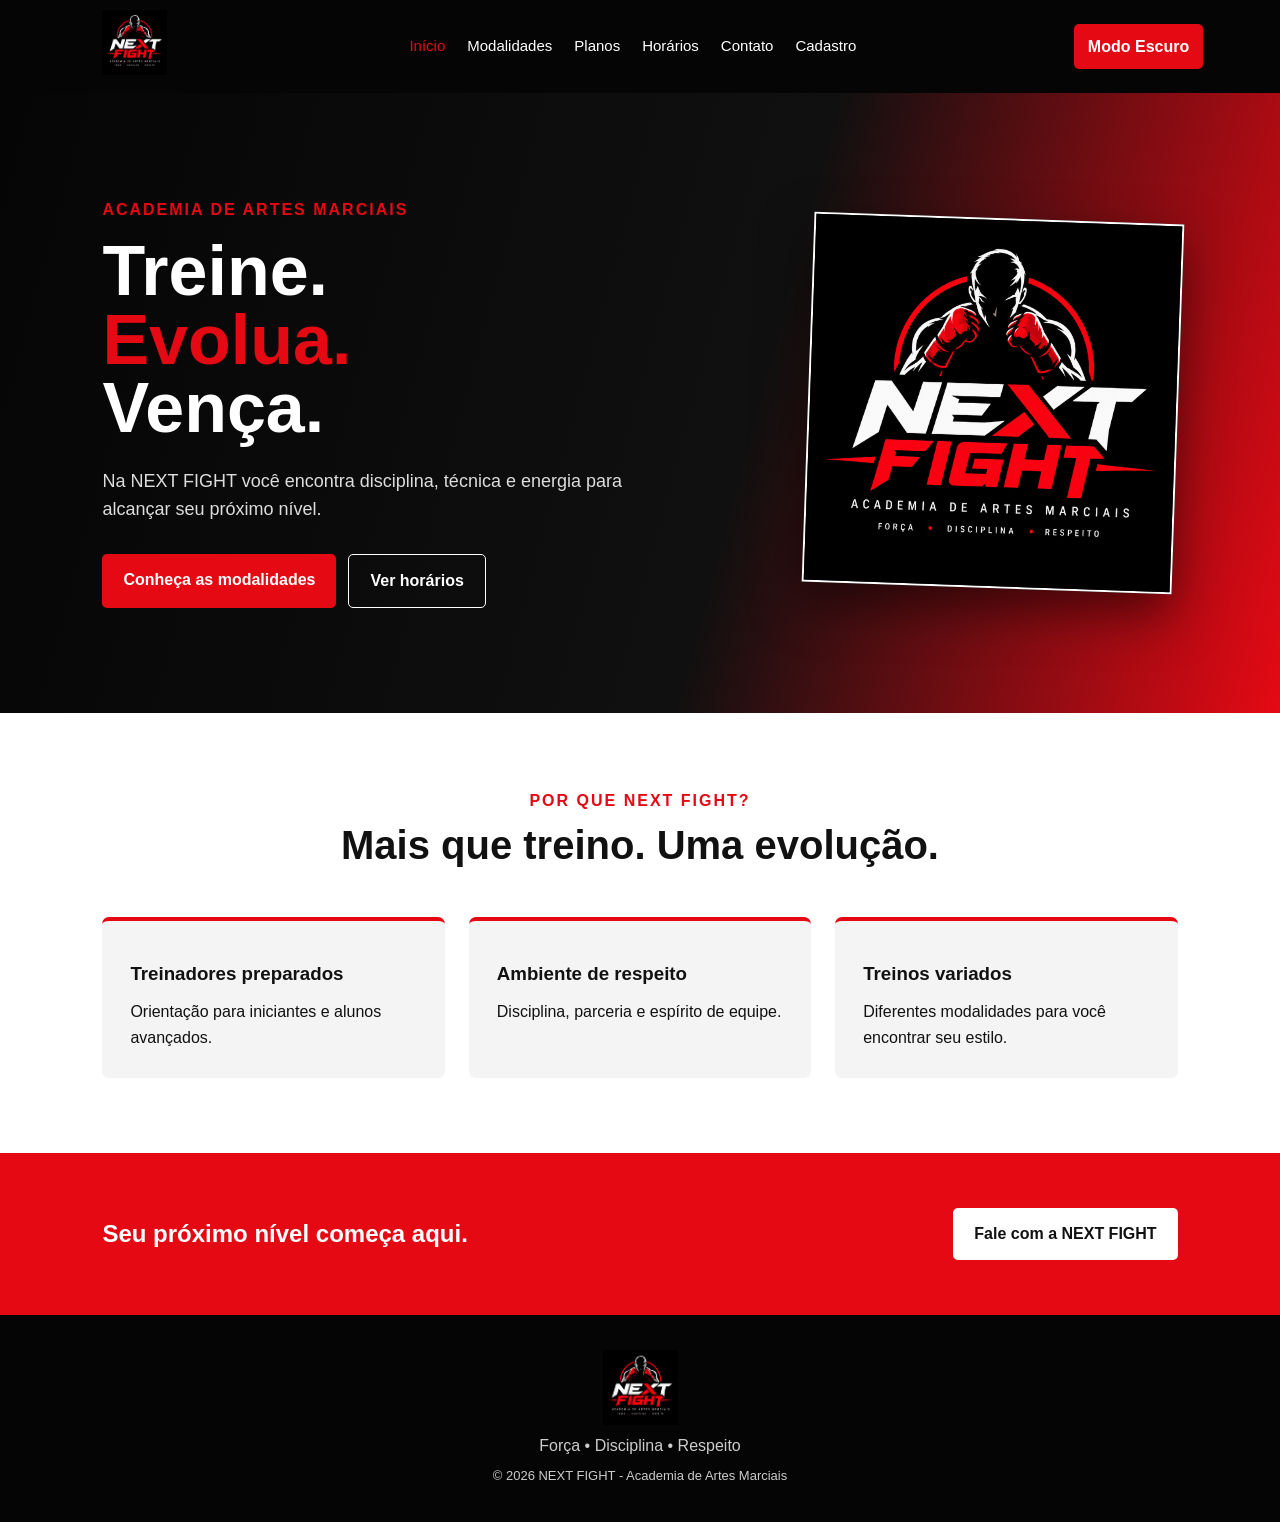
<file: index.html>
<!DOCTYPE html>
<html lang="pt-BR">
<head>
    <meta charset="UTF-8">
    <meta name="viewport" content="width=device-width, initial-scale=1.0">
    <title>NEXT FIGHT | Academia de Artes Marciais</title>
    <link rel="stylesheet" href="style.css">
</head>
<body>
<header class="header">
    <a class="brand" href="index.html"><img src="logo-next-fight.png" alt="Logo NEXT FIGHT"></a>
    <nav>
        <a class="active" href="index.html">Início</a>
        <a href="modalidades.html">Modalidades</a>
        <a href="planos.html">Planos</a>
        <a href="horarios.html">Horários</a>
        <a href="contato.html">Contato</a>
    <a href="cadastro.html">Cadastro</a></nav>
    <button id="modoBtn" class="theme-btn">Modo Escuro</button>
</header>

<main>
<section class="hero">
    <div class="hero-text">
        <p class="eyebrow">ACADEMIA DE ARTES MARCIAIS</p>
        <h1>Treine.<br><span>Evolua.</span><br>Vença.</h1>
        <p>Na NEXT FIGHT você encontra disciplina, técnica e energia para alcançar seu próximo nível.</p>
        <div class="hero-actions">
            <a class="btn" href="modalidades.html">Conheça as modalidades</a>
            <a class="btn outline" href="horarios.html">Ver horários</a>
        </div>
    </div>
    <div class="hero-card">
        <img src="logo-next-fight.png" alt="NEXT FIGHT">
    </div>
</section>

<section class="section">
    <div class="section-title">
        <p class="eyebrow">POR QUE NEXT FIGHT?</p>
        <h2>Mais que treino. Uma evolução.</h2>
    </div>
    <div class="feature-grid">
        <article class="feature"><span></span><h3>Treinadores preparados</h3><p>Orientação para iniciantes e alunos avançados.</p></article>
        <article class="feature"><span></span><h3>Ambiente de respeito</h3><p>Disciplina, parceria e espírito de equipe.</p></article>
        <article class="feature"><span></span><h3>Treinos variados</h3><p>Diferentes modalidades para você encontrar seu estilo.</p></article>
    </div>
</section>

<section class="red-banner">
    <h2>Seu próximo nível começa aqui.</h2>
    <a class="btn white" href="contato.html">Fale com a NEXT FIGHT</a>
</section>
</main>

<footer>
    <div><img src="logo-next-fight.png" alt="NEXT FIGHT"></div>
    <p>Força • Disciplina • Respeito</p>
    <p class="small">© 2026 NEXT FIGHT - Academia de Artes Marciais</p>
</footer>
<script src="script.js"></script>
</body>
</html>
</file>
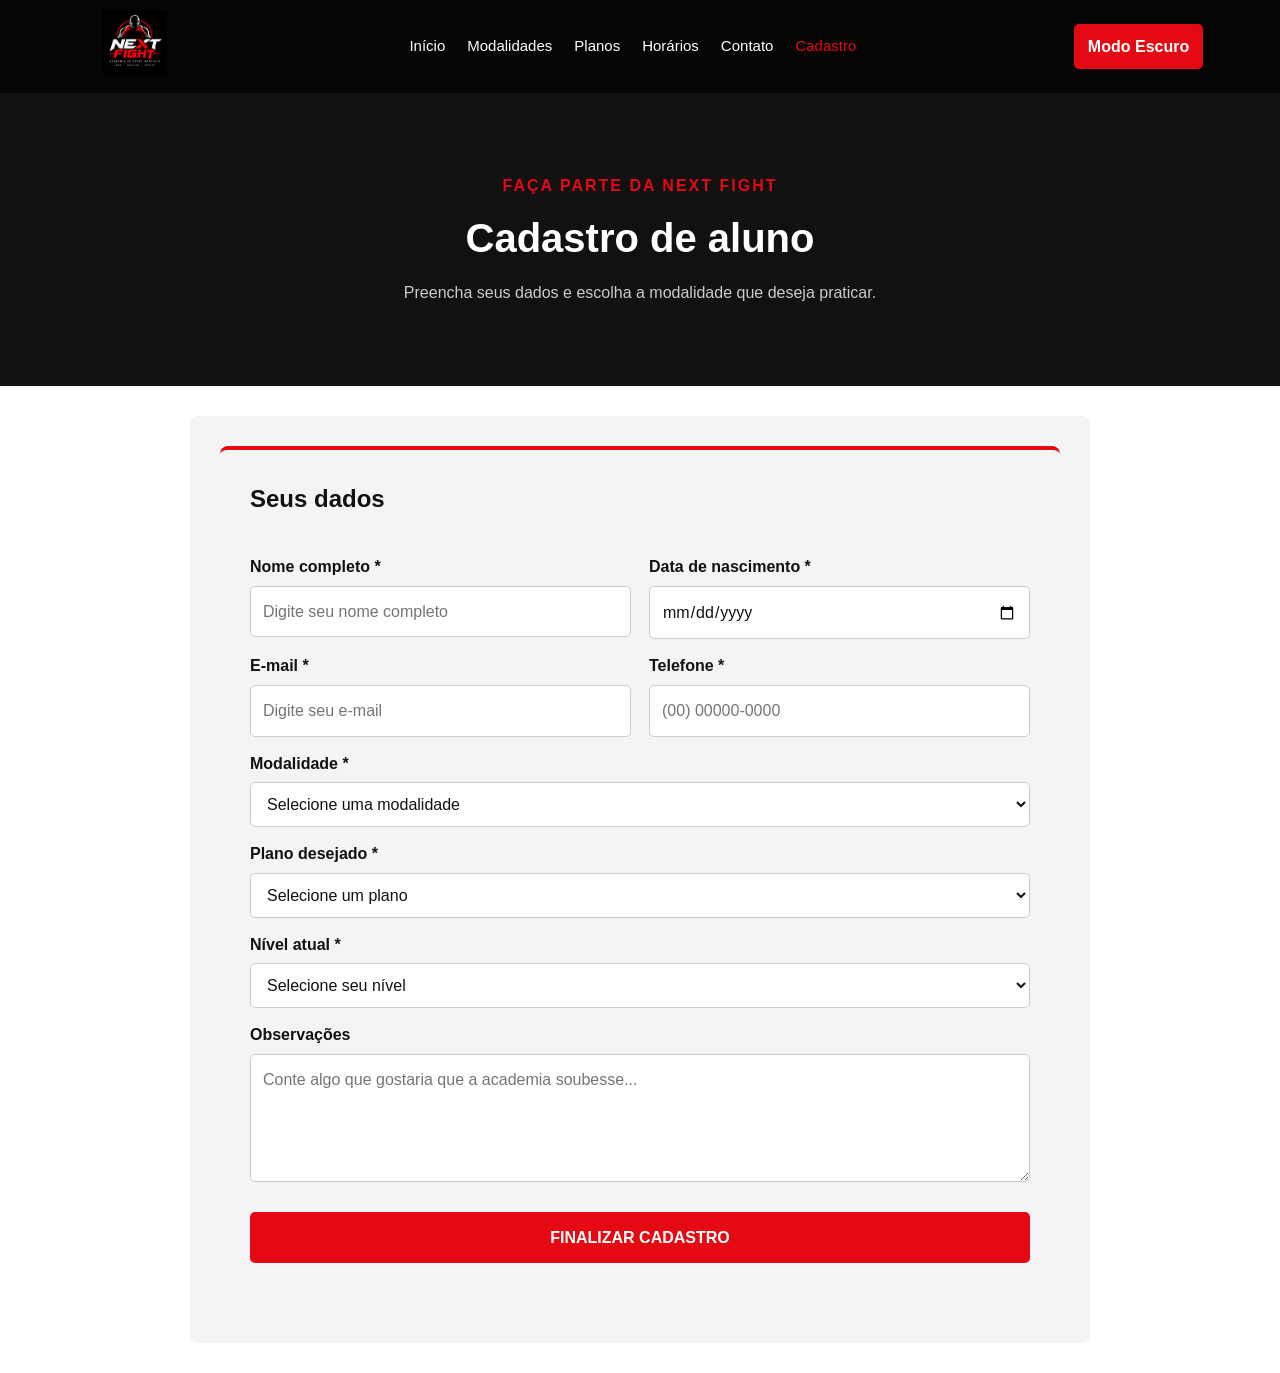
<file: cadastro.html>
<!DOCTYPE html>
<html lang="pt-BR">
<head>
<meta charset="UTF-8">
<meta name="viewport" content="width=device-width, initial-scale=1.0">
<title>Cadastro | NEXT FIGHT</title>
<link rel="stylesheet" href="style.css">
</head>
<body>
<header class="header">
<a class="brand" href="index.html"><img src="logo-next-fight.png" alt="Logo NEXT FIGHT"></a>
<nav>
<a href="index.html">Início</a><a href="modalidades.html">Modalidades</a><a href="planos.html">Planos</a><a href="horarios.html">Horários</a><a href="contato.html">Contato</a><a class="active" href="cadastro.html">Cadastro</a>
</nav>
<button id="modoBtn" class="theme-btn">Modo Escuro</button>
</header>

<main>
<section class="page-head">
<p class="eyebrow">FAÇA PARTE DA NEXT FIGHT</p>
<h1>Cadastro de aluno</h1>
<p>Preencha seus dados e escolha a modalidade que deseja praticar.</p>
</section>

<section class="cadastro-grid">
<form id="cadastroForm" class="registration-form">
<h2 id="tituloFormulario">Seus dados</h2>
<input id="cadastroId" type="hidden">

<div class="form-row">
<div>
<label for="cadNome">Nome completo *</label>
<input id="cadNome" type="text" placeholder="Digite seu nome completo" required>
</div>
<div>
<label for="cadNascimento">Data de nascimento *</label>
<input id="cadNascimento" type="date" required>
</div>
</div>

<div class="form-row">
<div>
<label for="cadEmail">E-mail *</label>
<input id="cadEmail" type="email" placeholder="Digite seu e-mail" required>
</div>
<div>
<label for="cadTelefone">Telefone *</label>
<input id="cadTelefone" type="tel" placeholder="(00) 00000-0000" required>
</div>
</div>

<label for="cadModalidade">Modalidade *</label>
<select id="cadModalidade" required>
<option value="">Selecione uma modalidade</option>
<option>Boxe</option><option>Muay Thai</option><option>MMA</option><option>Jiu-Jitsu</option>
<option>Kickboxing</option><option>Judô</option><option>Karatê</option><option>Taekwondo</option>
</select>

<label for="cadPlano">Plano desejado *</label>
<select id="cadPlano" required>
<option value="">Selecione um plano</option>
<option>Plano Básico - R$ 99,90</option>
<option>Plano Fighter - R$ 149,90</option>
<option>Plano Profissional - R$ 199,90</option>
</select>

<label for="cadNivel">Nível atual *</label>
<select id="cadNivel" required>
<option value="">Selecione seu nível</option>
<option>Iniciante</option><option>Intermediário</option><option>Avançado</option>
</select>

<label for="cadObservacao">Observações</label>
<textarea id="cadObservacao" rows="4" placeholder="Conte algo que gostaria que a academia soubesse..."></textarea>

<div class="form-actions">
<button id="botaoCadastro" class="btn" type="submit">FINALIZAR CADASTRO</button>
<button id="cancelarEdicao" class="btn outline dark-outline hidden" type="button">CANCELAR EDIÇÃO</button>
</div>
<p id="mensagemCadastro" class="message" role="status"></p>
</form>

<script src="script.js"></script>
</body>
</html>
</file>
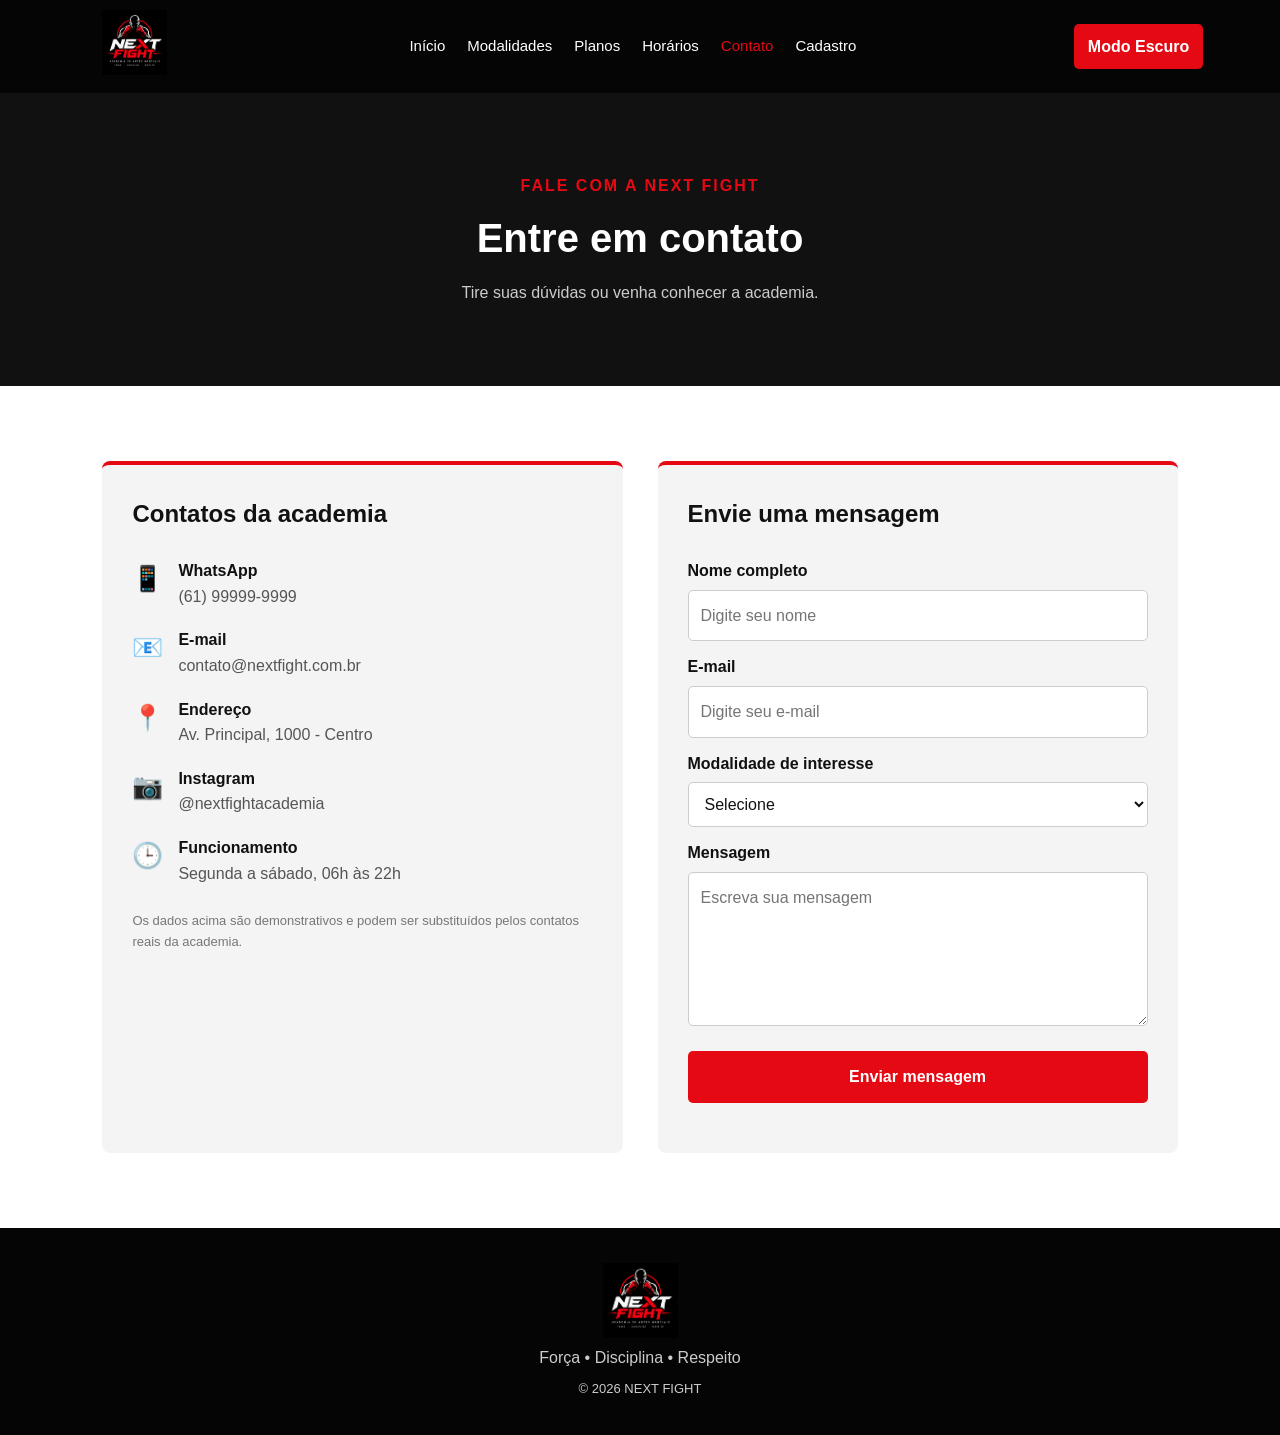
<file: contato.html>
<!DOCTYPE html>
<html lang="pt-BR">
<head>
<meta charset="UTF-8"><meta name="viewport" content="width=device-width, initial-scale=1.0">
<title>Contato | NEXT FIGHT</title><link rel="stylesheet" href="style.css">
</head>
<body>
<header class="header">
<a class="brand" href="index.html"><img src="logo-next-fight.png" alt="Logo NEXT FIGHT"></a>
<nav><a href="index.html">Início</a><a href="modalidades.html">Modalidades</a><a href="planos.html">Planos</a><a href="horarios.html">Horários</a><a class="active" href="contato.html">Contato</a><a href="cadastro.html">Cadastro</a></nav>
<button id="modoBtn" class="theme-btn">Modo Escuro</button>
</header>

<main>
<section class="page-head"><p class="eyebrow">FALE COM A NEXT FIGHT</p><h1>Entre em contato</h1><p>Tire suas dúvidas ou venha conhecer a academia.</p></section>

<section class="section contact-layout">
<div class="contact-info">
<h2>Contatos da academia</h2>
<div class="contact-item"><span>📱</span><div><strong>WhatsApp</strong><p>(61) 99999-9999</p></div></div>
<div class="contact-item"><span>📧</span><div><strong>E-mail</strong><p>contato@nextfight.com.br</p></div></div>
<div class="contact-item"><span>📍</span><div><strong>Endereço</strong><p>Av. Principal, 1000 - Centro</p></div></div>
<div class="contact-item"><span>📷</span><div><strong>Instagram</strong><p>@nextfightacademia</p></div></div>
<div class="contact-item"><span>🕒</span><div><strong>Funcionamento</strong><p>Segunda a sábado, 06h às 22h</p></div></div>
<p class="contact-note">Os dados acima são demonstrativos e podem ser substituídos pelos contatos reais da academia.</p>
</div>

<form id="formulario" class="contact-form">
<h2>Envie uma mensagem</h2>
<label for="nome">Nome completo</label>
<input id="nome" type="text" placeholder="Digite seu nome">
<label for="email">E-mail</label>
<input id="email" type="email" placeholder="Digite seu e-mail">
<label for="assunto">Modalidade de interesse</label>
<select id="assunto">
<option value="">Selecione</option><option>Boxe</option><option>Muay Thai</option><option>MMA</option><option>Jiu-Jitsu</option><option>Kickboxing</option><option>Judô</option><option>Karatê</option><option>Taekwondo</option>
</select>
<label for="mensagem">Mensagem</label>
<textarea id="mensagem" rows="5" placeholder="Escreva sua mensagem"></textarea>
<button class="btn" type="submit">Enviar mensagem</button>
<p id="mensagemForm" class="message"></p>
</form>
</section>
</main>
<footer><img src="logo-next-fight.png" alt="NEXT FIGHT"><p>Força • Disciplina • Respeito</p><p class="small">© 2026 NEXT FIGHT</p></footer>
<script src="script.js"></script>
</body>
</html>
</file>
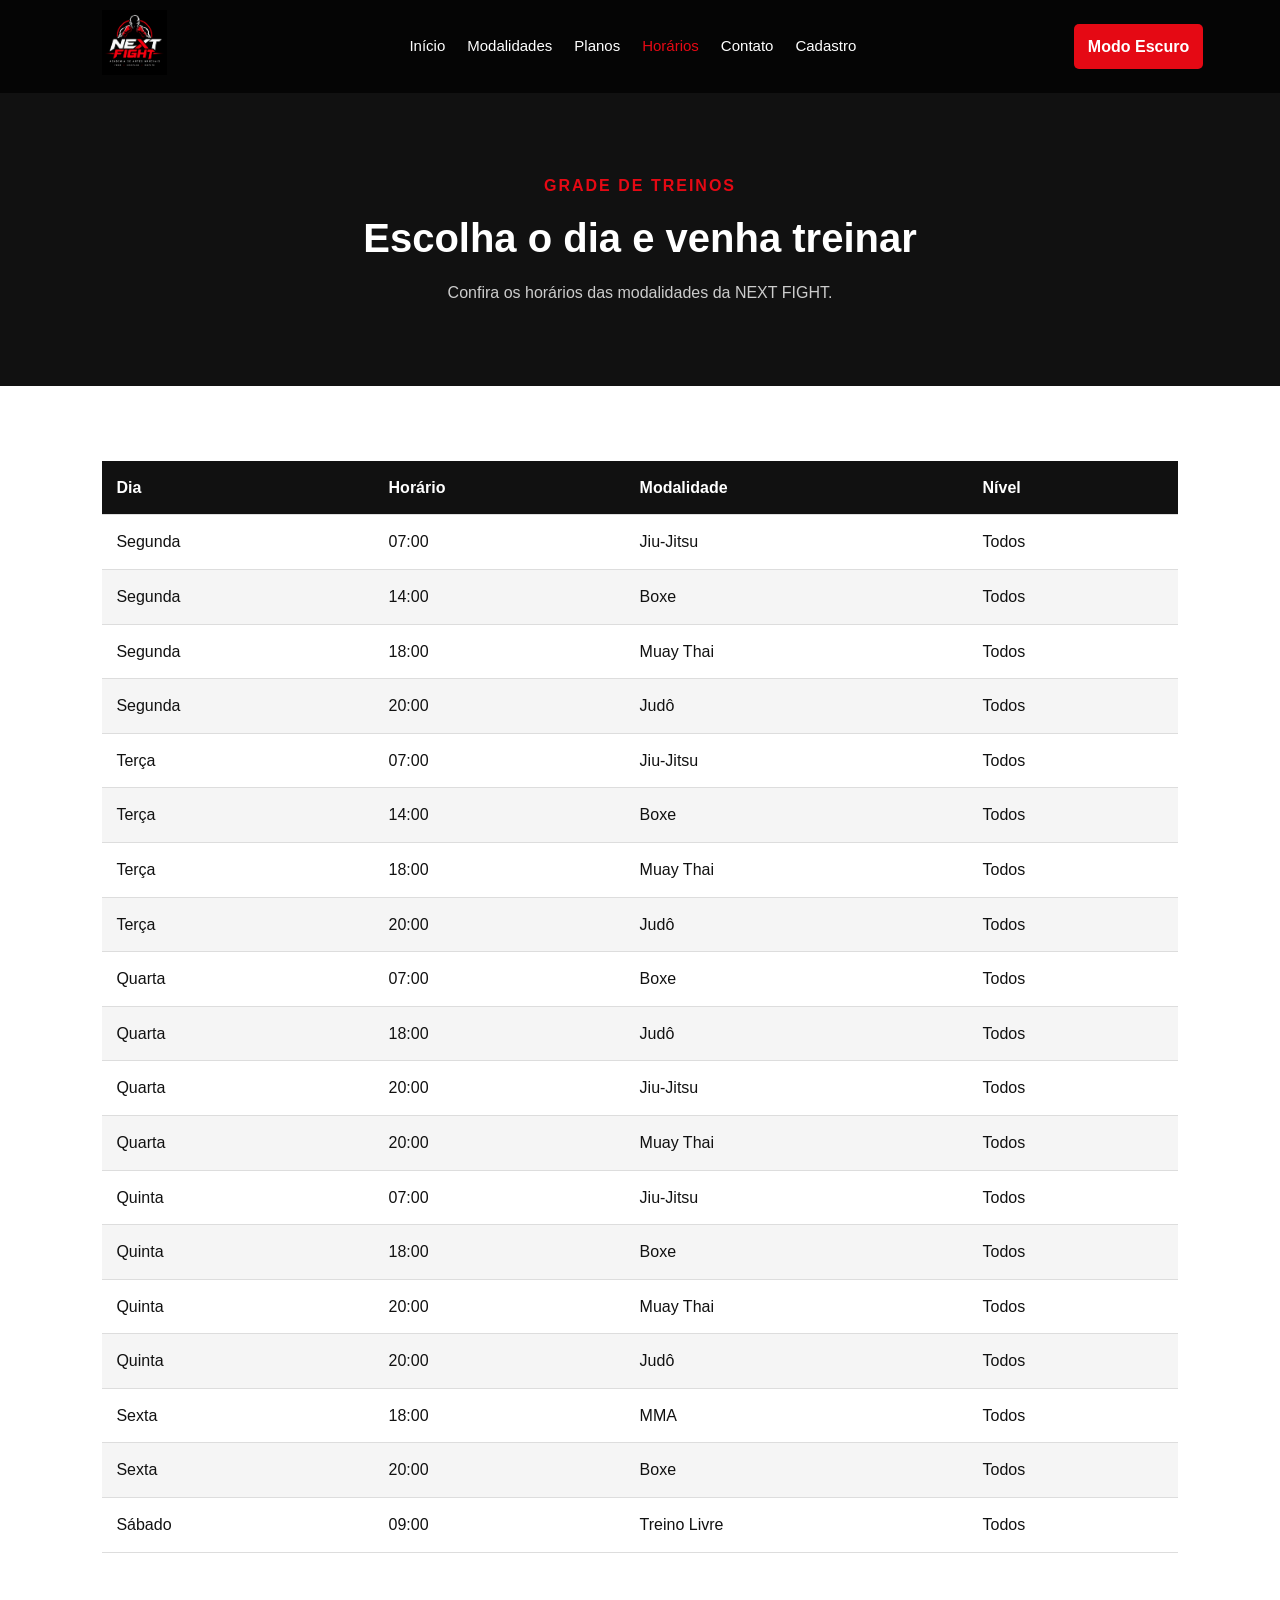
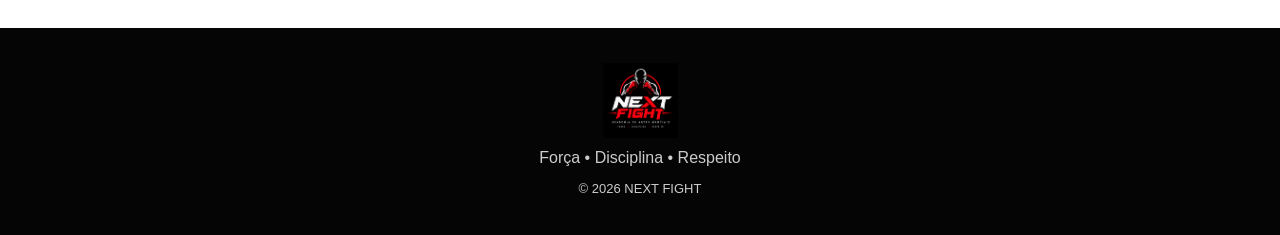
<file: horarios.html>
<!DOCTYPE html>
<html lang="pt-BR">
<head>
<meta charset="UTF-8"><meta name="viewport" content="width=device-width, initial-scale=1.0">
<title>Horários | NEXT FIGHT</title><link rel="stylesheet" href="style.css">
</head>
<body>
<header class="header">
<a class="brand" href="index.html"><img src="logo-next-fight.png" alt="Logo NEXT FIGHT"></a>
<nav><a href="index.html">Início</a><a href="modalidades.html">Modalidades</a><a href="planos.html">Planos</a><a class="active" href="horarios.html">Horários</a><a href="contato.html">Contato</a><a href="cadastro.html">Cadastro</a></nav>
<button id="modoBtn" class="theme-btn">Modo Escuro</button>
</header>

<main>
<section class="page-head"><p class="eyebrow">GRADE DE TREINOS</p><h1>Escolha o dia e venha treinar</h1><p>Confira os horários das modalidades da NEXT FIGHT.</p></section>
<section class="section">
<div class="schedule">
<table>
<thead><tr><th>Dia</th><th>Horário</th><th>Modalidade</th><th>Nível</th></tr></thead>
<tbody>
<tr><td>Segunda</td><td>07:00</td><td>Jiu-Jitsu</td><td>Todos</td></tr>
<tr><td>Segunda</td><td>14:00</td><td>Boxe</td><td>Todos</td></tr>
<tr><td>Segunda</td><td>18:00</td><td>Muay Thai</td><td>Todos</td></tr>
<tr><td>Segunda</td><td>20:00</td><td>Judô</td><td>Todos</td></tr>

<tr><td>Terça</td><td>07:00</td><td>Jiu-Jitsu</td><td>Todos</td></tr>
<tr><td>Terça</td><td>14:00</td><td>Boxe</td><td>Todos</td></tr>
<tr><td>Terça</td><td>18:00</td><td>Muay Thai</td><td>Todos</td></tr>
<tr><td>Terça</td><td>20:00</td><td>Judô</td><td>Todos</td></tr>
<p>
<tr><td>Quarta</td><td>07:00</td><td>Boxe</td><td>Todos</td></tr>
<tr><td>Quarta</td><td>18:00</td><td>Judô</td><td>Todos</td></tr>
<tr><td>Quarta</td><td>20:00</td><td>Jiu-Jitsu</td><td>Todos</td></tr>
<tr><td>Quarta</td><td>20:00</td><td>Muay Thai</td><td>Todos</td></tr>
<p>
<tr><td>Quinta</td><td>07:00</td><td>Jiu-Jitsu</td><td>Todos</td></tr>
<tr><td>Quinta</td><td>18:00</td><td>Boxe</td><td>Todos</td></tr>
<tr><td>Quinta</td><td>20:00</td><td>Muay Thai</td><td>Todos</td></tr>
<tr><td>Quinta</td><td>20:00</td><td>Judô</td><td>Todos</td></tr>
<p>
<tr><td>Sexta</td><td>18:00</td><td>MMA</td><td>Todos</td></tr>
<tr><td>Sexta</td><td>20:00</td><td>Boxe</td><td>Todos</td></tr>
<tr><td>Sábado</td><td>09:00</td><td>Treino Livre</td><td>Todos</td></tr>

</tbody>
</table>
</div>

</section>
</main>
<footer><img src="logo-next-fight.png" alt="NEXT FIGHT"><p>Força • Disciplina • Respeito</p><p class="small">© 2026 NEXT FIGHT</p></footer>
<script src="script.js"></script>
</body>
</html>
</file>
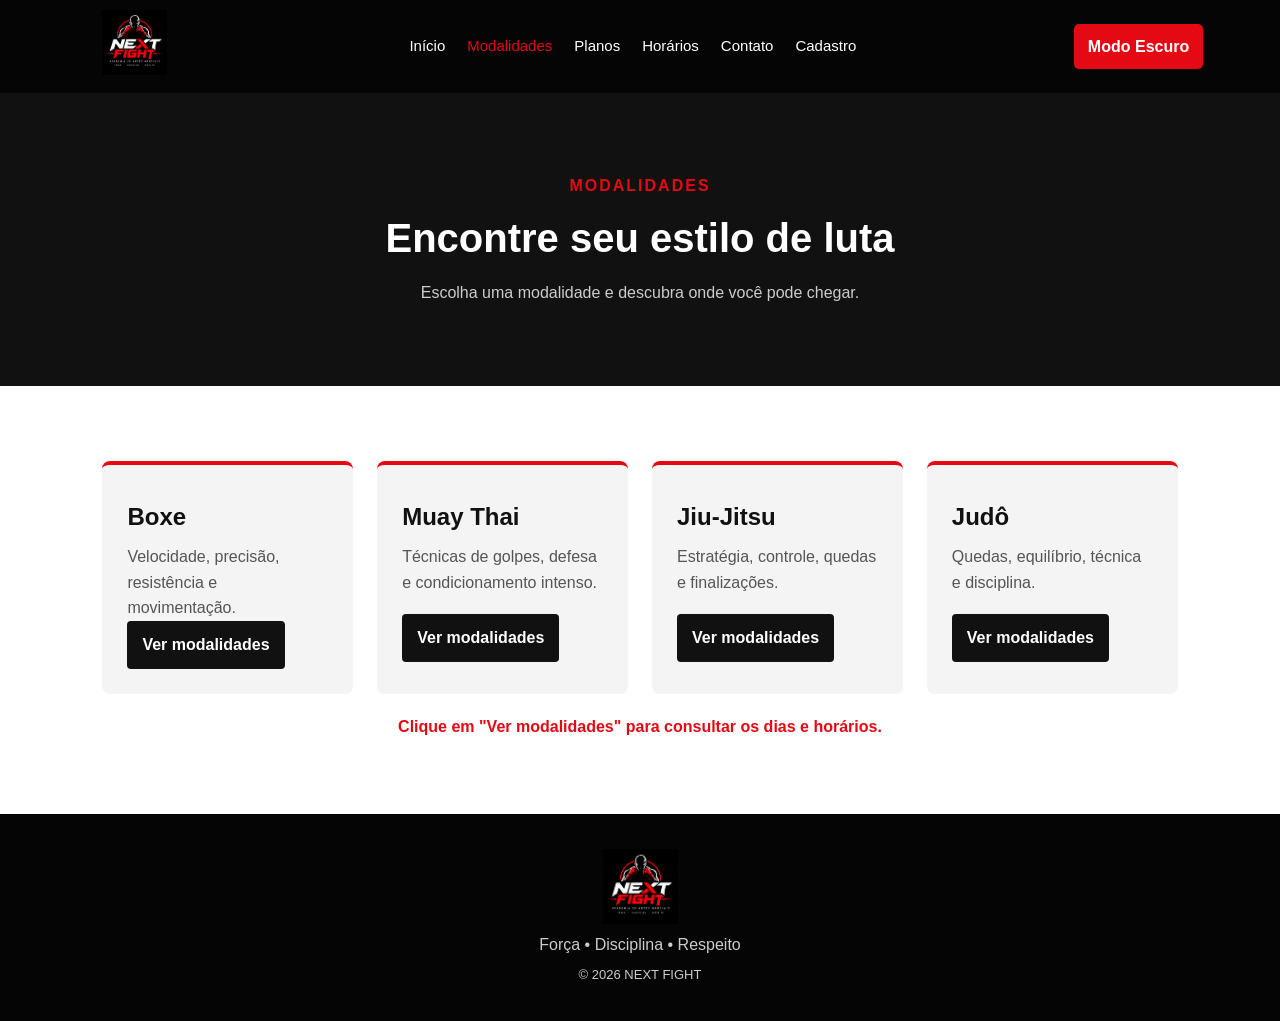
<file: modalidades.html>
<!DOCTYPE html>
<html lang="pt-BR">
<head>
<meta charset="UTF-8"><meta name="viewport" content="width=device-width, initial-scale=1.0">
<title>Modalidades | NEXT FIGHT</title><link rel="stylesheet" href="style.css">
</head>
<body>
<header class="header">
<a class="brand" href="index.html"><img src="logo-next-fight.png" alt="Logo NEXT FIGHT"></a>
<nav><a href="index.html">Início</a><a href="modalidades.html" class="active">Modalidades</a><a href="planos.html">Planos</a><a href="active" href="horarios.html">Horários</a><a href="contato.html">Contato</a><a href="cadastro.html">Cadastro</a></nav>
<button id="modoBtn" class="theme-btn">Modo Escuro</button>
</header>

<main>
<section class="page-head"><p class="eyebrow">MODALIDADES</p><h1>Encontre seu estilo de luta</h1><p>Escolha uma modalidade e descubra onde você pode chegar.</p></section>

<section class="section">
<div class="martial-grid">
<article class="martial-card">
    <span></span>
    <h2>Boxe</h2>
    <p>Velocidade, precisão, resistência e movimentação.</p>
    <button class="creative-btn" data-modalidade="Boxe">Ver modalidades</button>
    <div class="training-info" id="info-boxe">
        <strong>Dias:</strong> Segunda e Quarta<br>
        <strong>Horário:</strong> 18:00
    </div>
</article>
<article class="martial-card">
    <span></span>
    <h2>Muay Thai</h2>
    <p>Técnicas de golpes, defesa e condicionamento intenso.</p>
    <button class="creative-btn" data-modalidade="Muay Thai">Ver modalidades</button>
    <div class="training-info" id="info-muay-thai">
        <strong> Dias:</strong> Segunda e Quinta<br>
        <strong> Horário:</strong> 20:00
    </div>
</article>
<article class="martial-card">
    <span></span>
    <h2>Jiu-Jitsu</h2>
    <p>Estratégia, controle, quedas e finalizações.</p>
    <button class="creative-btn" data-modalidade="Jiu-Jitsu">Ver modalidades</button>
    <div class="training-info" id="info-jiu-jitsu">
        <strong>Dias:</strong> Segunda e Quarta<br>
        <strong> Horário:</strong> 07:00
    </div>
</article>
<article class="martial-card">
    <span></span>
    <h2>Judô</h2>
    <p>Quedas, equilíbrio, técnica e disciplina.</p>
    <button class="creative-btn" data-modalidade="Judô">Ver modalidades</button>
    <div class="training-info" id="info-judô">
        <strong> Dias:</strong> Quarta<br>
        <strong> Horário:</strong> 18:00
    </div>

</article></div>
<p id="mensagemModalidade" class="message">Clique em "Ver modalidades" para consultar os dias e horários.</p>
</section>
</main>

<footer><img src="logo-next-fight.png" alt="NEXT FIGHT"><p>Força • Disciplina • Respeito</p><p class="small">© 2026 NEXT FIGHT</p></footer>
<script src="script.js"></script>
</body>
</html>
</file>
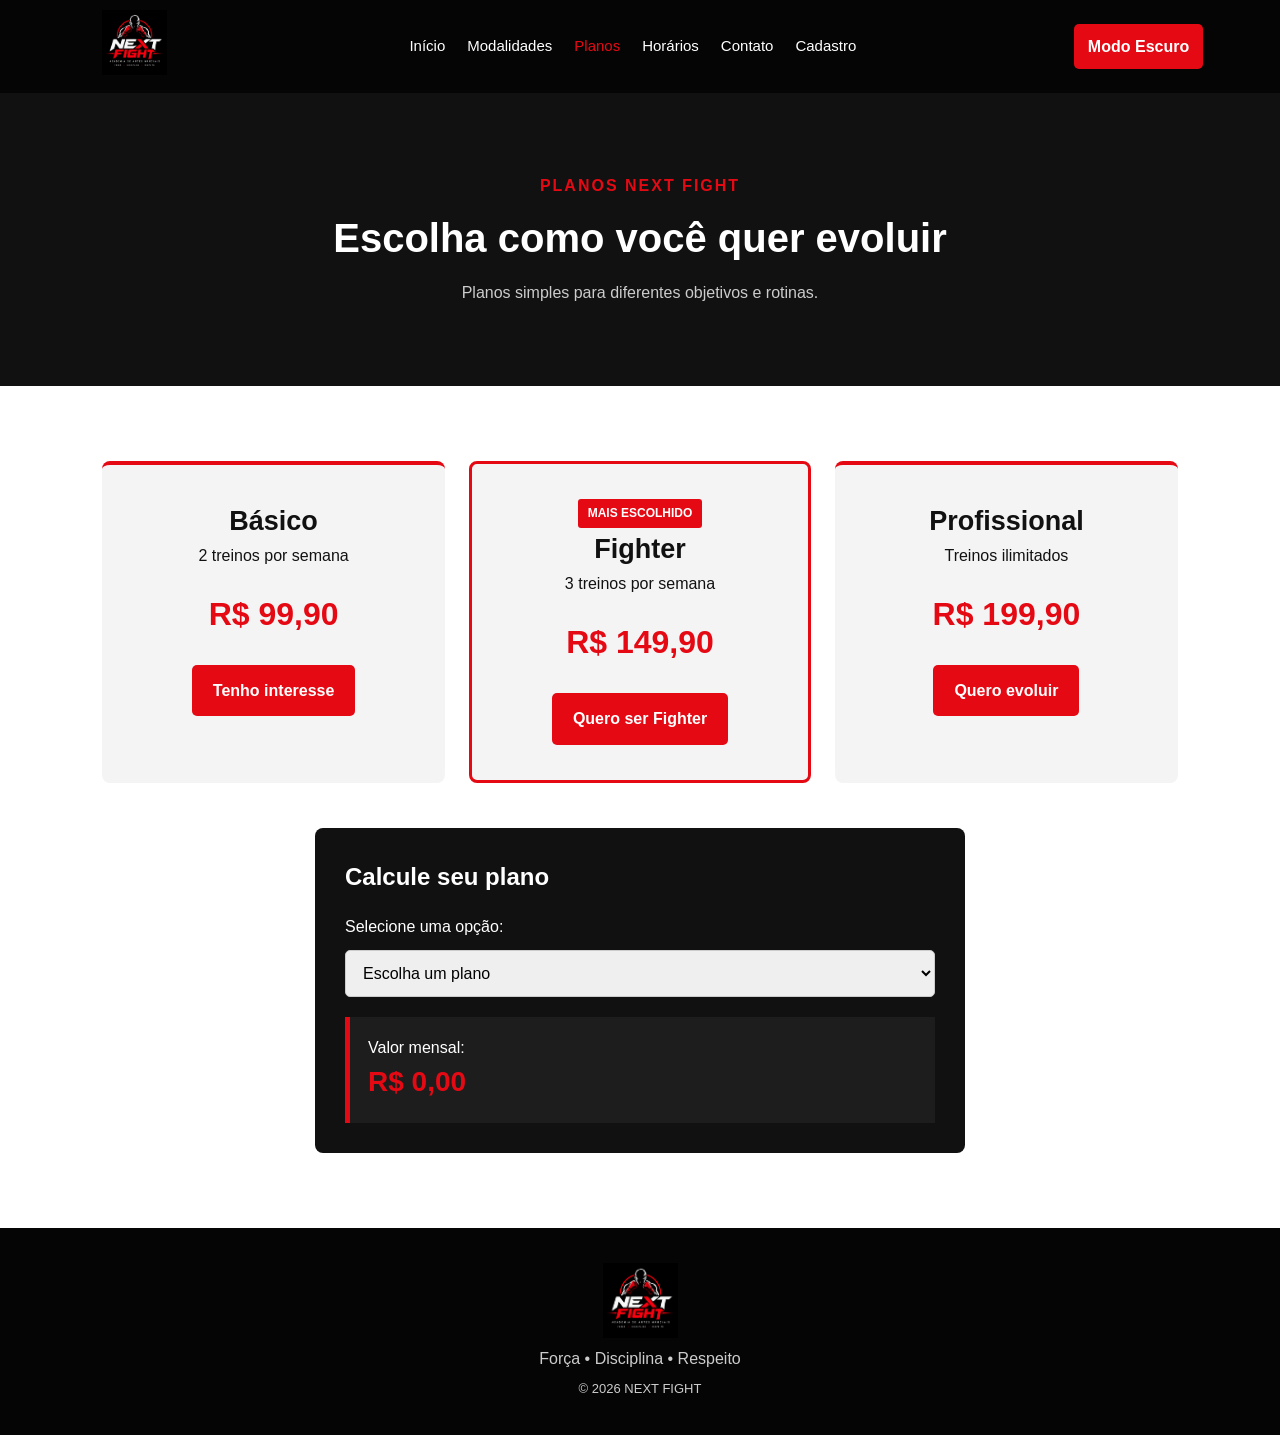
<file: planos.html>
<!DOCTYPE html>
<html lang="pt-BR">
<head>
<meta charset="UTF-8"><meta name="viewport" content="width=device-width, initial-scale=1.0">
<title>Planos | NEXT FIGHT</title><link rel="stylesheet" href="style.css">
</head>
<body>
<header class="header">
<a class="brand" href="index.html"><img src="logo-next-fight.png" alt="Logo NEXT FIGHT"></a>
<nav><a href="index.html">Início</a><a href="modalidades.html">Modalidades</a><a class="active" href="planos.html">Planos</a><a href="horarios.html">Horários</a><a href="contato.html">Contato</a><a href="cadastro.html">Cadastro</a></nav>
<button id="modoBtn" class="theme-btn">Modo Escuro</button>
</header>

<main>
<section class="page-head"><p class="eyebrow">PLANOS NEXT FIGHT</p><h1>Escolha como você quer evoluir</h1><p>Planos simples para diferentes objetivos e rotinas.</p></section>
<section class="section">
<div class="pricing-grid">
<article class="price-card"><h2>Básico</h2><p>2 treinos por semana</p><strong>R$ 99,90</strong><a class="btn" href="contato.html">Tenho interesse</a></article>
<article class="price-card featured"><span class="tag">MAIS ESCOLHIDO</span><h2>Fighter</h2><p>3 treinos por semana</p><strong>R$ 149,90</strong><a class="btn" href="contato.html">Quero ser Fighter</a></article>
<article class="price-card"><h2>Profissional</h2><p>Treinos ilimitados</p><strong>R$ 199,90</strong><a class="btn" href="contato.html">Quero evoluir</a></article>
</div>

<div class="calculator">
<h2>Calcule seu plano</h2>
<label for="plano">Selecione uma opção:</label>
<select id="plano">
<option value="">Escolha um plano</option>
<option value="99.90">Básico - R$ 99,90</option>
<option value="149.90">Fighter - R$ 149,90</option>
<option value="199.90">Profissional - R$ 199,90</option>
</select>
<div class="total">Valor mensal: <strong id="valorPlano">R$ 0,00</strong></div>
</div>
</section>
</main>
<footer><img src="logo-next-fight.png" alt="NEXT FIGHT"><p>Força • Disciplina • Respeito</p><p class="small">© 2026 NEXT FIGHT</p></footer>
<script src="script.js"></script>
</body>
</html>
</file>
<file: style.css>
/* =========================================================
   RESET / CONFIGURAÇÕES GERAIS
   ========================================================= */

* {
    margin: 0;
    padding: 0;
    box-sizing: border-box;
}

html {
    scroll-behavior: smooth;
}

body {
    font-family: Arial, Helvetica, sans-serif;
    background: #fff;
    color: #111;
    line-height: 1.6;
    transition: 0.3s;
}

a {
    text-decoration: none;
    color: inherit;
}

button,
input,
select,
textarea {
    font: inherit;
}


/* =========================================================
   HEADER / NAVEGAÇÃO
   ========================================================= */

.header {
    min-height: 82px;
    background: #050505;
    color: #fff;

    display: flex;
    align-items: center;
    justify-content: space-between;

    padding: 10px 6%;
    position: sticky;
    top: 0;
    z-index: 1000;

    gap: 20px;
}

.brand img {
    width: 115px;
    height: 65px;
    object-fit: contain;
}

.header nav {
    display: flex;
    gap: 22px;
    align-items: center;
}

.header nav a {
    font-size: 15px;
    transition: 0.2s;
}

.header nav a:hover,
.header nav a.active {
    color: #e50914;
}

.theme-btn {
    background: #e50914;
    color: #fff;
    border: 0;
    border-radius: 5px;
    padding: 10px 14px;
    font-weight: bold;
    cursor: pointer;
}


/* =========================================================
   BOTÕES
   ========================================================= */

.btn {
    display: inline-block;
    background: #e50914;
    color: #fff;
    border: 0;
    border-radius: 5px;

    padding: 13px 21px;

    font-weight: bold;
    cursor: pointer;

    transition: 0.2s;
}

.btn:hover {
    transform: translateY(-2px);
    background: #b8060f;
}

.btn.outline {
    background: transparent;
    border: 1px solid #fff;
}

.btn.outline:hover {
    background: #fff;
    color: #111;
}

.btn.white {
    background: #fff;
    color: #111;
}

.creative-btn {
    border: 0;
    background: #111;
    color: #fff;

    padding: 11px 15px;
    border-radius: 4px;

    font-weight: bold;
    cursor: pointer;
}

.creative-btn:hover {
    background: #e50914;
}


/* =========================================================
   HERO
   ========================================================= */

.hero {
    min-height: 620px;

    background: linear-gradient(
        105deg,
        #050505 0%,
        #101010 58%,
        #e50914 100%
    );

    color: #fff;

    display: flex;
    align-items: center;
    justify-content: space-between;

    padding: 70px 8%;
    gap: 50px;
}

.hero-text {
    max-width: 650px;
}

.eyebrow {
    color: #e50914;
    font-weight: bold;
    letter-spacing: 2px;
}

.hero h1 {
    font-size: 70px;
    line-height: 0.98;
    margin: 14px 0 24px;
}

.hero h1 span {
    color: #e50914;
}

.hero-text > p:not(.eyebrow) {
    color: #ddd;
    max-width: 570px;
    font-size: 18px;
    margin-bottom: 30px;
}

.hero-actions {
    display: flex;
    gap: 12px;
    flex-wrap: wrap;
}

.hero-card {
    width: 370px;
    height: 370px;

    background: #050505;
    border: 2px solid #fff;

    display: flex;
    align-items: center;
    justify-content: center;

    transform: rotate(2deg);
    box-shadow: 0 20px 50px #0008;
}

.hero-card img {
    width: 100%;
    height: 100%;
    object-fit: contain;
}


/* =========================================================
   SEÇÕES
   ========================================================= */

.section {
    padding: 75px 8%;
    max-width: 1400px;
    margin: auto;
}

.section-title {
    text-align: center;
    margin-bottom: 40px;
}

.section-title h2,
.page-head h1 {
    font-size: 40px;
}


/* =========================================================
   CARDS / GRID
   ========================================================= */

.feature-grid,
.martial-grid,
.pricing-grid {
    display: grid;
    grid-template-columns: repeat(3, 1fr);
    gap: 24px;
}

.feature {
    padding: 28px;
    background: #f4f4f4;
    border-top: 4px solid #e50914;
    border-radius: 7px;
}

.feature span,
.martial-card > span {
    font-size: 42px;
}

.feature h3 {
    margin: 10px 0;
}


/* =========================================================
   BANNER VERMELHO
   ========================================================= */

.red-banner {
    background: #e50914;
    color: #fff;

    padding: 55px 8%;

    display: flex;
    align-items: center;
    justify-content: space-between;

    gap: 20px;
}


/* =========================================================
   CABEÇALHO DE PÁGINA
   ========================================================= */

.page-head {
    text-align: center;
    background: #111;
    color: #fff;
    padding: 80px 20px;
}

.page-head h1 {
    margin: 8px 0 10px;
}

.page-head p:last-child {
    color: #ccc;
}


/* =========================================================
   MODALIDADES / ARTES MARCIAIS
   ========================================================= */

.martial-grid {
    grid-template-columns: repeat(4, 1fr);
}

.martial-card {
    background: #f4f4f4;
    border-radius: 8px;
    padding: 25px;

    border-top: 4px solid #e50914;

    transition: 0.2s;
}

.martial-card:hover {
    transform: translateY(-5px);
    box-shadow: 0 10px 25px #0001;
}

.martial-card h2 {
    margin: 8px 0;
}

.martial-card p {
    color: #555;
    min-height: 70px;
}


/* =========================================================
   INFORMAÇÕES DOS TREINOS
   ========================================================= */

.training-info {
    display: none;

    margin-top: 15px;
    padding: 13px;

    background: #111;
    color: #fff;

    border-left: 4px solid #e50914;
    border-radius: 4px;

    font-size: 14px;
}

.training-info.show {
    display: block;
}

.training-info strong {
    color: #e50914;
}


/* =========================================================
   PLANOS / PREÇOS
   ========================================================= */

.pricing-grid {
    margin-bottom: 45px;
}

.price-card {
    position: relative;

    text-align: center;

    padding: 35px;

    background: #f4f4f4;
    border-radius: 8px;
    border-top: 4px solid #e50914;
}

.price-card h2 {
    font-size: 27px;
}

.price-card strong {
    display: block;

    color: #e50914;
    font-size: 32px;

    margin: 20px 0;
}

.price-card .btn {
    margin-top: 5px;
}

.price-card.featured {
    border: 3px solid #e50914;
}

.tag {
    display: inline-block;

    background: #e50914;
    color: #fff;

    padding: 5px 10px;

    font-size: 12px;
    font-weight: bold;

    border-radius: 3px;
}


/* =========================================================
   CALCULADORA
   ========================================================= */

.calculator {
    max-width: 650px;
    margin: auto;

    background: #111;
    color: #fff;

    padding: 30px;
    border-radius: 8px;
}

.calculator h2 {
    margin-bottom: 18px;
}

.calculator select {
    width: 100%;

    padding: 13px;
    margin: 10px 0 20px;

    border-radius: 5px;
    border: 1px solid #ccc;
}

.total {
    padding: 18px;

    border-left: 5px solid #e50914;
    background: #1d1d1d;
}

.total strong {
    display: block;
    color: #e50914;
    font-size: 28px;
}


/* =========================================================
   TABELA DE HORÁRIOS
   ========================================================= */

.schedule {
    overflow-x: auto;
}

.schedule table {
    width: 100%;
    border-collapse: collapse;
    min-width: 700px;
}

.schedule th,
.schedule td {
    padding: 14px;
    text-align: left;
    border-bottom: 1px solid #ddd;
}

.schedule th {
    background: #111;
    color: #fff;
}

.schedule tr:nth-child(even) {
    background: #f5f5f5;
}

.note {
    margin-top: 15px;
    color: #666;
}


/* =========================================================
   PÁGINA DE CONTATO
   ========================================================= */

.contact-layout {
    display: grid;
    grid-template-columns: 1fr 1fr;
    gap: 35px;
}

.contact-info,
.contact-form {
    background: #f4f4f4;
    padding: 30px;

    border-radius: 8px;
    border-top: 4px solid #e50914;
}

.contact-info h2,
.contact-form h2 {
    margin-bottom: 25px;
}

.contact-item {
    display: flex;
    gap: 15px;
    margin: 18px 0;
}

.contact-item span {
    font-size: 25px;
}

.contact-item p {
    color: #555;
}

.contact-note {
    font-size: 13px;
    color: #777;
    margin-top: 25px;
}

.contact-form label {
    display: block;
    font-weight: bold;
    margin: 13px 0 6px;
}

.contact-form input,
.contact-form select,
.contact-form textarea {
    width: 100%;

    padding: 12px;

    border: 1px solid #ccc;
    border-radius: 5px;

    background: #fff;
    color: #111;
}

.contact-form textarea {
    resize: vertical;
}

.contact-form .btn {
    width: 100%;
    margin-top: 18px;
}


/* =========================================================
   RODAPÉ
   ========================================================= */

footer {
    background: #050505;
    color: #fff;

    text-align: center;

    padding: 35px 20px;
}

footer img {
    width: 130px;
    height: 75px;
    object-fit: contain;
}

footer p {
    color: #ccc;
}

.small {
    font-size: 13px;
    margin-top: 8px;
}


/* =========================================================
   PÁGINA DE CADASTRO
   ========================================================= */

.registration-layout {
    display: grid;
    grid-template-columns: 1.4fr 0.8fr;

    gap: 30px;
    align-items: start;
}

.registration-form,
.registration-side {
    background: #f4f4f4;

    padding: 30px;

    border-radius: 8px;
    border-top: 4px solid #e50914;
}

.registration-form h2,
.registration-side h2 {
    margin-bottom: 22px;
}

.registration-form label {
    display: block;
    font-weight: bold;
    margin: 14px 0 6px;
}

.registration-form input,
.registration-form select,
.registration-form textarea {
    width: 100%;

    padding: 12px;

    border: 1px solid #ccc;
    border-radius: 5px;

    background: #fff;
    color: #111;
}

.registration-form textarea {
    resize: vertical;
}

.form-row {
    display: grid;
    grid-template-columns: 1fr 1fr;
    gap: 18px;
}

.registration-form .btn {
    width: 100%;
    margin-top: 22px;
}

.form-actions {
    display: flex;
    gap: 10px;
}

.form-actions .btn {
    flex: 1;
}

.registration-side {
    background: #111;
    color: #fff;
    text-align: center;
}

.registration-side img {
    width: 210px;
    max-width: 100%;
    height: auto;
    margin-bottom: 15px;
}

.registration-side p {
    color: #ccc;
}

.registration-points {
    text-align: left;
    margin-top: 25px;
}

.registration-points p {
    color: #fff;
    margin: 12px 0;
}

.registration-points p::first-letter {
    color: #e50914;
}




/* =========================================================
   TABELA DE CADASTROS
   ========================================================= */

.table-wrapper {
    overflow-x: auto;
}

.registration-table {
    width: 100%;

    border-collapse: collapse;

    min-width: 850px;
}

.registration-table th,
.registration-table td {
    padding: 14px 12px;

    text-align: left;

    border-bottom: 1px solid #ddd;

    vertical-align: middle;
}

.registration-table th {
    background: #111;
    color: #fff;

    font-size: 13px;
    text-transform: uppercase;
}

.registration-table tr:nth-child(even) {
    background: #f8f8f8;
}

.registration-table td small {
    display: block;

    color: #777;
    font-size: 12px;
}


/* =========================================================
   AÇÕES DA TABELA
   ========================================================= */

.action-buttons {
    white-space: nowrap;
}

.action-buttons button,
.status-badge {
    border: 0;
    background: none;

    color: #e50914;

    font-weight: bold;
    cursor: pointer;

    padding: 4px 6px;
}

.action-buttons button:hover {
    text-decoration: underline;
}

.action-buttons .danger {
    color: #777;
}

.status-badge {
    border-radius: 20px;

    background: #daf5df;
    color: #16702b;

    padding: 4px 10px;

    font-size: 12px;
}

.status-badge.inativo {
    background: #eee;
    color: #666;
}

.empty-state {
    text-align: center;
    color: #777;
    padding: 35px !important;
}

.management-note {
    margin-top: 14px;

    color: #777;
    font-size: 13px;
}


/* =========================================================
   LAYOUT PRINCIPAL DO CADASTRO
   ========================================================= */

.cadastro-grid {
    width: 900px;
    max-width: 90%;
    margin: 30px auto;
    padding: 30px;
    background-color: #f4f4f4;
    border-radius: 8px;
}

.cadastro-grid input,
.cadastro-grid select,
.cadastro-grid textarea {
    width: 100%;
    box-sizing: border-box;
}

.cadastro-grid .management-section {
    padding-top: 30px;
}


/* =========================================================
   MODO ESCURO
   ========================================================= */

.dark {
    background: #151515;
    color: #fff;
}

.dark .feature,
.dark .martial-card,
.dark .price-card,
.dark .contact-info,
.dark .contact-form {
    background: #222;
    color: #fff;
}

.dark .martial-card p,
.dark .feature p,
.dark .contact-item p {
    color: #ccc;
}

.dark .schedule td {
    border-color: #444;
}

.dark .schedule tr:nth-child(even) {
    background: #222;
}

.dark .contact-form input,
.dark .contact-form select,
.dark .contact-form textarea,
.dark .calculator select {
    background: #333;
    color: #fff;
    border-color: #555;
}

.dark .registration-form {
    background: #222;
}

.dark .registration-form input,
.dark .registration-form select,
.dark .registration-form textarea {
    background: #333;
    color: #fff;
    border-color: #555;
}

.dark .cadastro-grid .management-section {
    background: #222;
}

.dark .management-card,
.dark .registration-table tr:nth-child(even) {
    background: #222;
}

.dark .management-toolbar input,
.dark .management-toolbar select {
    background: #333;
    color: #fff;
    border-color: #555;
}

.dark .registration-table td {
    border-color: #444;
}

.dark .registration-table td small {
    color: #bbb;
}

.dark-outline {
    border-color: #555 !important;
    color: #fff !important;
}


/* =========================================================
   CLASSES AUXILIARES
   ========================================================= */

.message {
    text-align: center;
    font-weight: bold;
    color: #e50914;
    margin-top: 20px;
}

.hidden {
    display: none !important;
}


/* =========================================================
   RESPONSIVIDADE
   ========================================================= */

@media (max-width: 1000px) {

    .header {
        flex-wrap: wrap;
    }

    .header nav {
        order: 3;
        width: 100%;

        justify-content: center;
        flex-wrap: wrap;
    }

    .hero {
        flex-direction: column;
        text-align: center;
    }

    .hero-text {
        max-width: 800px;
    }

    .hero-actions {
        justify-content: center;
    }

    .feature-grid,
    .pricing-grid {
        grid-template-columns: 1fr;
    }

    .martial-grid {
        grid-template-columns: repeat(2, 1fr);
    }

    .contact-layout {
        grid-template-columns: 1fr;
    }

    .cadastro-grid {
        grid-template-columns: 1fr;
    }
}


/* =========================================================
   RESPONSIVIDADE - ATÉ 800PX
   ========================================================= */

@media (max-width: 800px) {

    .registration-layout {
        grid-template-columns: 1fr;
    }

    .form-row {
        grid-template-columns: 1fr;
    }

    .management-heading {
        align-items: stretch;
        flex-direction: column;
        gap: 15px;
    }

    .management-heading .btn {
        width: 100%;
    }

    .management-cards {
        grid-template-columns: 1fr;
    }

    .management-toolbar {
        grid-template-columns: 1fr;
    }

    .form-actions {
        flex-direction: column;
    }
}


/* =========================================================
   RESPONSIVIDADE - ATÉ 600PX
   ========================================================= */

@media (max-width: 600px) {

    .hero h1 {
        font-size: 48px;
    }

    .hero-card {
        width: 270px;
        height: 270px;
    }

    .section {
        padding: 55px 5%;
    }

    .martial-grid {
        grid-template-columns: 1fr;
    }

    .red-banner {
        flex-direction: column;
        text-align: center;
    }

    .header {
        padding: 8px 4%;
    }

    .header nav {
        gap: 12px;
    }

    .header nav a {
        font-size: 13px;
    }

    .page-head h1 {
        font-size: 30px;
    }

    .cadastro-grid {
        padding: 55px 5%;
    }

    .cadastro-grid .registration-form,
    .cadastro-grid .management-section {
        padding: 22px;
    }
}
</file>
